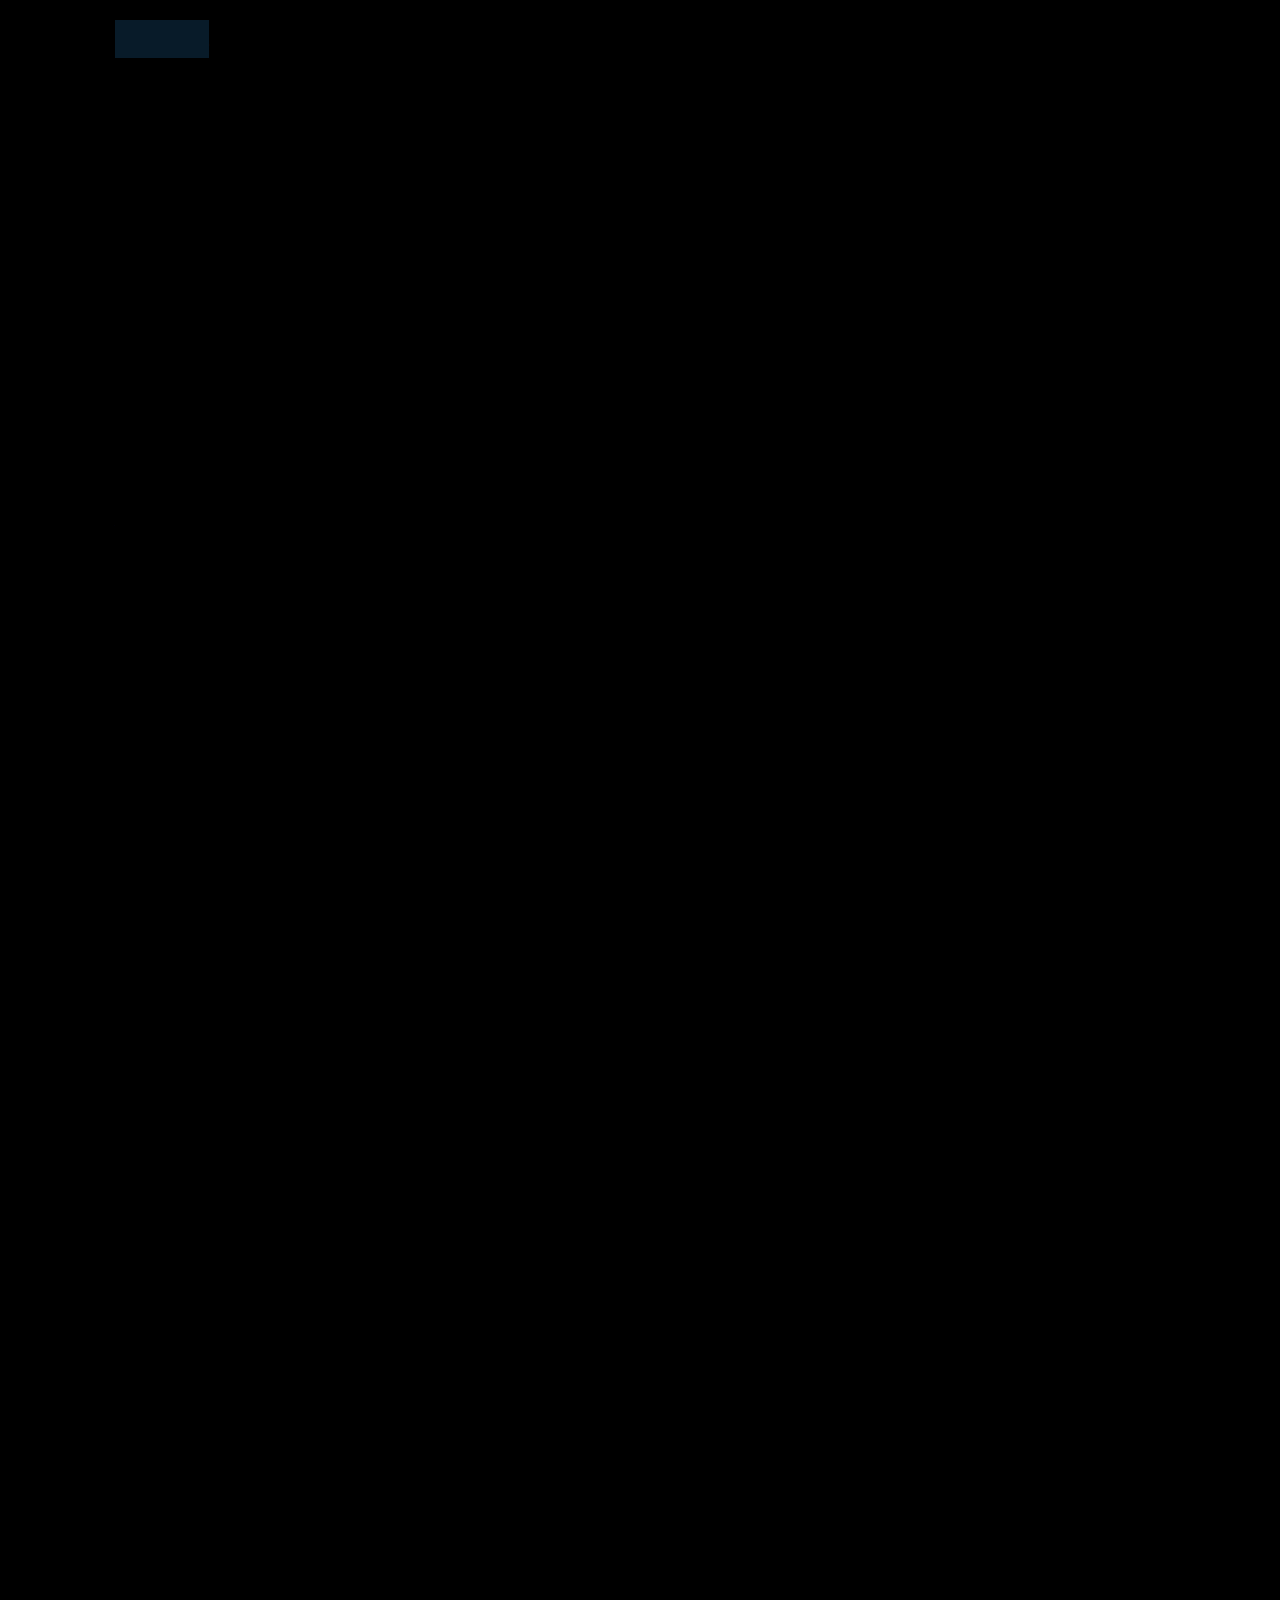
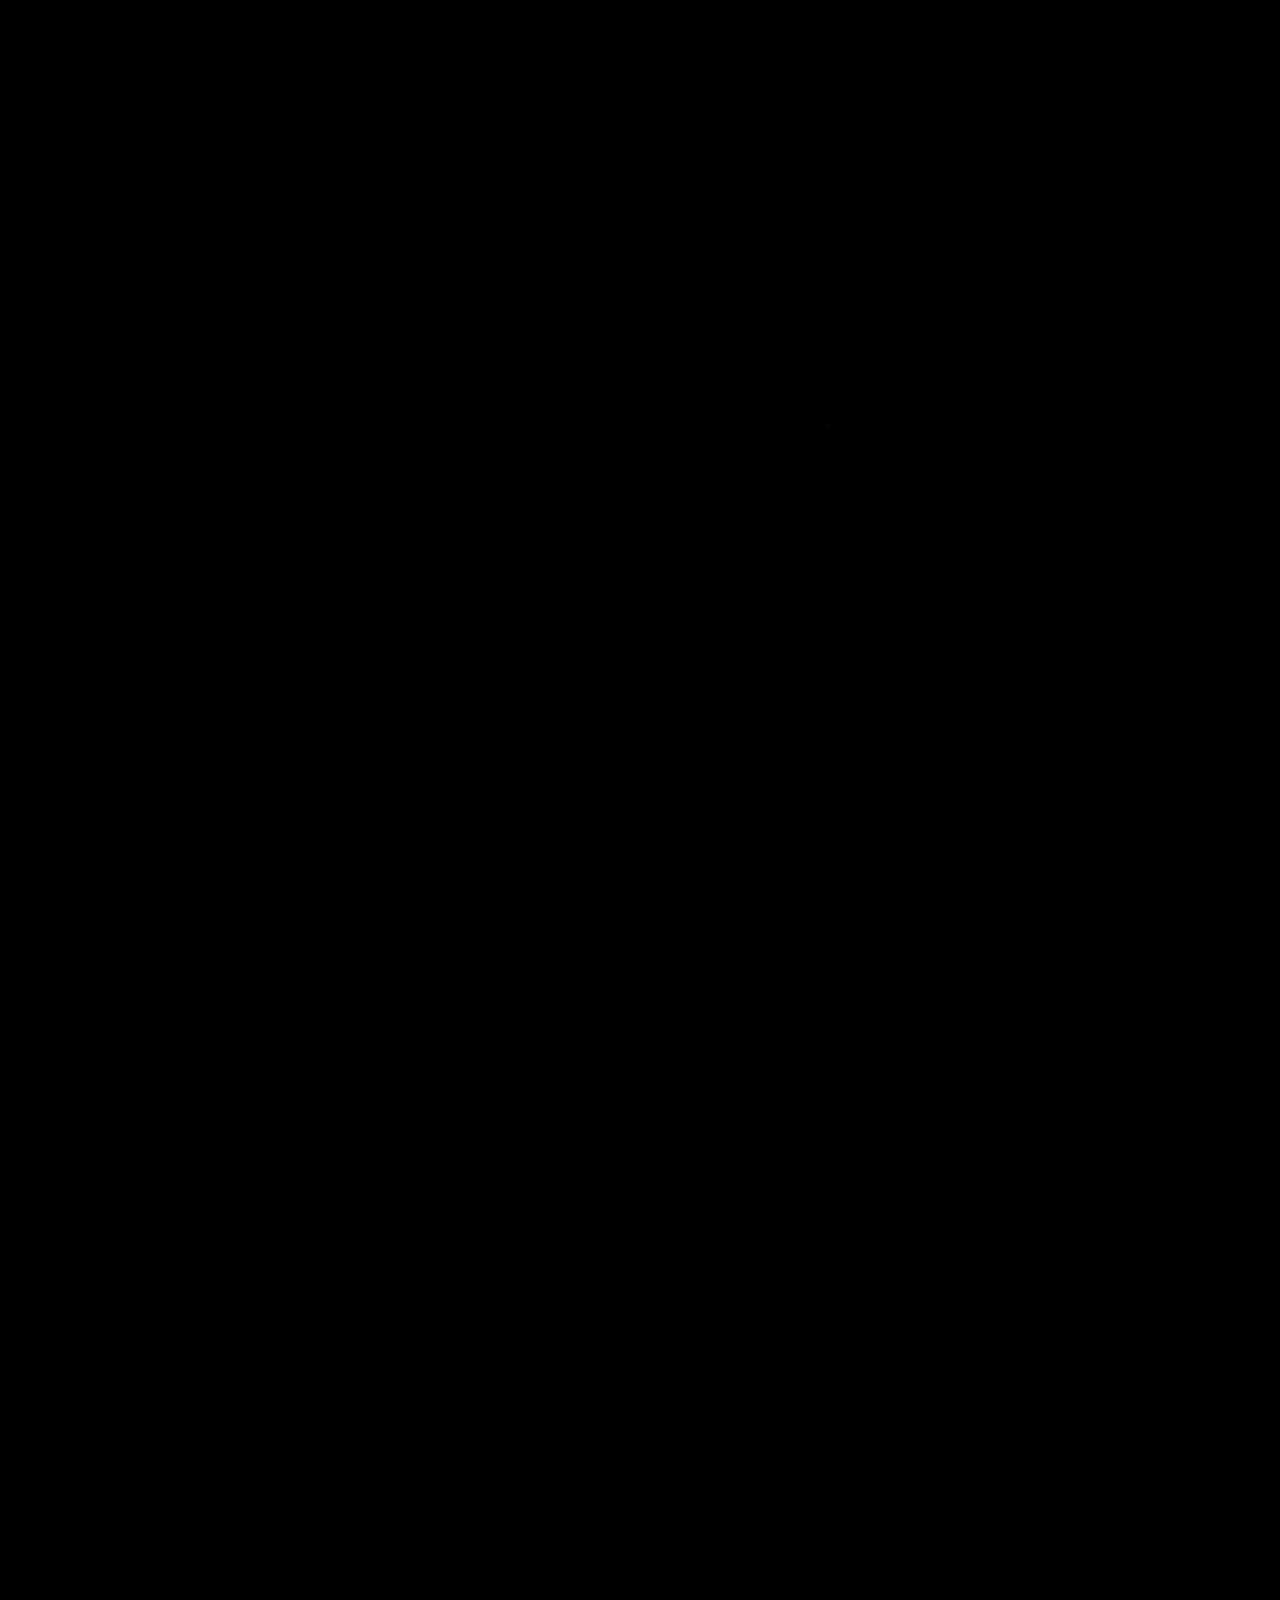
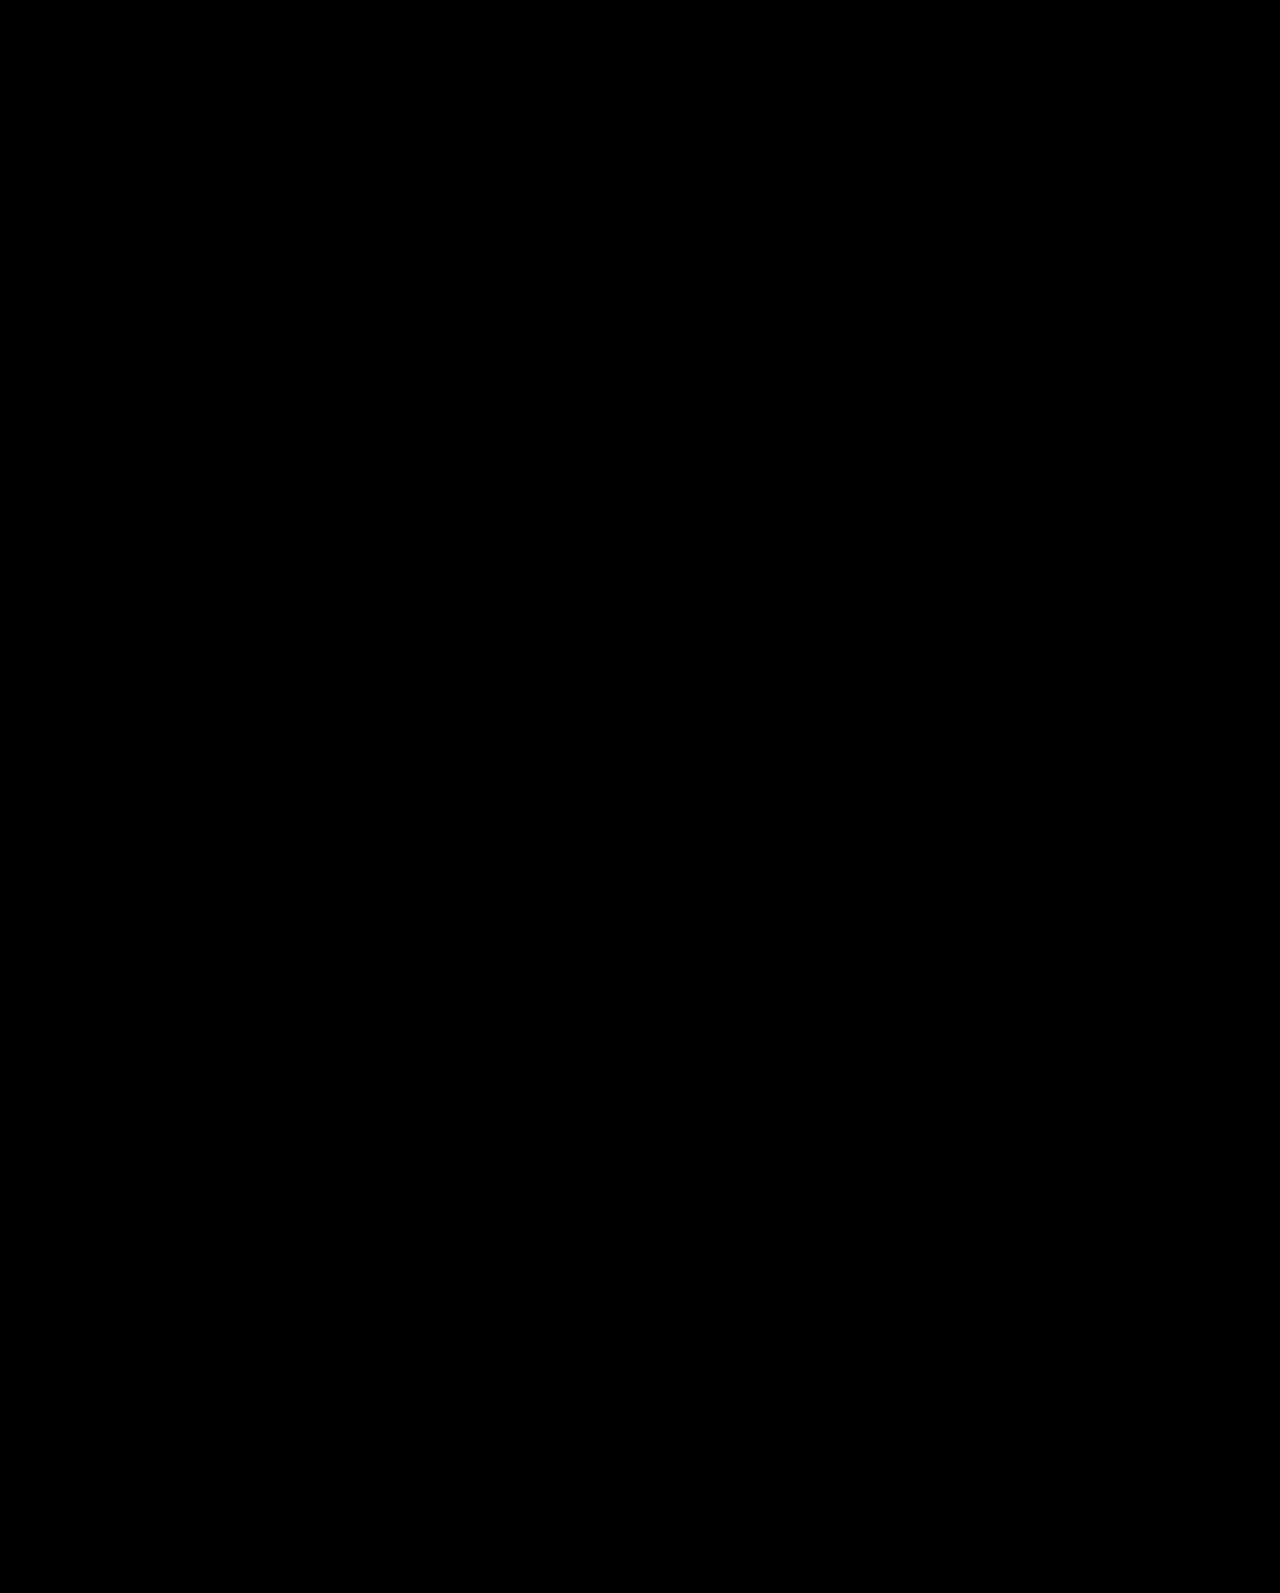
<file: index.html>
<!DOCTYPE html>
<html lang="en">
<head>
    <meta charset="UTF-8">
    <meta http-equiv="X-UA-Compatible" content="IE=edge">
    <meta name="viewport" content="width=device-width, initial-scale=1.0">
    <title>Portfolio</title>

    <link rel="stylesheet" href="style.css">

    <link href='https://unpkg.com/boxicons@2.1.4/css/boxicons.min.css' rel='stylesheet'>

    <script>
        document.addEventListener("DOMContentLoaded", function() {
            function storeCurrentSection(sectionId) {
                localStorage.setItem('lastVisitedSection', sectionId);
            }
            
            const sections = document.querySelectorAll('section');
            const observerOptions = {
                root: null,
                threshold: 0.5
            };
            
            const observerCallback = (entries) => {
                entries.forEach(entry => {
                    if (entry.isIntersecting) {
                        storeCurrentSection(entry.target.id);
                    }
                });
            };
            
            const observer = new IntersectionObserver(observerCallback, observerOptions);
            sections.forEach(section => observer.observe(section));
            
            const lastVisitedSection = localStorage.getItem('lastVisitedSection');
            const logo = document.querySelector('.logo .animate');
            
            if (lastVisitedSection === 'home') {
                logo.style.background = '#000000';
            } else {
                logo.style.background = '#081b29';
            }
        });
    </script>
</head>
<body>
    <header class="header">
        <a href="#about" class="logo">Nurlan.<span class="animate" style="--i:1;"></span></a>

        <div class="bx bx-menu" id="menu-icon"><span class="animate" style="--i:2;"></span></div>

        <nav class="navbar">
            <a href="#home" class="active">Home</a>
            <a href="#about">About</a>
            <a href="#education">Education</a>
            <a href="#skills">Skills</a>
            <a href="#contact">Contact</a>
            <a href="zaloguj.php">Login</a>

            <span class="active-nav"></span>
            <span class="animate" style="--i:2;"></span>
        </nav>
    </header>

    <section class="home show-animate first-section" id="home">
        <div class="home-content">
            <h1>Hi, I'm <span>Nurlan Atamuratov</span><span class="animate" style="--i:2;"></span></h1>
            <div class="text-animate">
                <h3>Frontend Developer</h3>
                <span class="animate" style="--i:3;"></span>
            </div>
            <p>
                Hey, fantastic visitor! 🌟 
                Step into my digital realm, where imagination meets innovation to craft unforgettable online journeys. 
                Together, let's explore the exciting world of creating tailor-made web experiences that stand out from the crowd.
                <span class="animate" style="--i:4;"></span>
            </p>

            <div class="btn-box">
                <a href="#contact" class="btn">Hire me</a>
                <a href="tg://resolve?domain=@NurPacqiao" target="_blank" class="btn">Let's talk</a>
                <span class="animate" style="--i:5;"></span> 
            </div>
        </div>

        <div class="home-sci">
            <a href="tg://resolve?domain=@NurPacqiao" target="_blank"><i class='bx bxl-telegram'></i></a>
            <a href="https://github.com" target="_blank"><i class='bx bxl-github'></i></a>
            <a href="https://www.linkedin.com/feed/" target="_blank"><i class='bx bxl-linkedin' ></i></a>
            <span class="animate" style="--i:6;"></span>
        </div>

        <div class="home-imgHover"></div>
        <span class="animate home-img" style="--i:7;"></span>

    </section>

    <section class="about" id="about">
        <h2 class="heading">About <span>Me</span><span class="animate scroll" style="--i:1;"></span></h2>

        <div class="about-img">
            <img src="about.jpg" alt="Portrait">
            <span class="circle-spin"></span>
            <span class="animate scroll" style="--i:2;"></span>
        </div>

        <div class="about-content">
            <h3>Frontend Developer!<span class="animate scroll" style="--i:3;"></span></h3>
            <p>
                I'm a frontend developer dedicated to crafting captivating online experiences. 
                Proficient in HTML, CSS, and JavaScript, I specialize in transforming ideas into visually stunning websites. 
                Let's collaborate and bring your digital vision to life!
                <span class="animate scroll" style="--i:4;"></span>
            </p>

            <div class="btn-box btns"> 
                <a href="pro.html" target="_blank" class="btn">Projects</a>
                <span class="animate scroll" style="--i:5;"></span>
            </div>
        </div>
    </section>

    <section class="education" id="education">
        <h2 class="heading">My <span>Journey</span><span class="animate scroll" style="--i:1;"></span></h2>

        <div class="education-row">
            <div class="education-column">
                <h3 class="title">Education<span class="animate scroll" style="--i:2;"></span></h3>

                <div class="education-box">
                    <div class="education-content">
                        <div class="content">
                            <div class="year"><i class='bx bxs-calendar'></i> 2015 - 2020</div>
                            <h3>High School Diploma - Bilim-Innovation Lyceum, Shymkent</h3>
                            <p> 
                                During my time at Bilim-Innovation Lyceum in Shymkent, I had the opportunity to delve into a diverse range of subjects while fostering a strong foundation in academics. 
                                From mathematics to literature, the curriculum provided a comprehensive education that not only challenged me intellectually but also encouraged creativity and critical thinking. 
                                Graduating from Bilim-Innovation Lyceum was a milestone in my educational journey, shaping my perspective and preparing me for the exciting opportunities that lay ahead.
                            </p>
                        </div>
                    </div>
                    <div class="education-content">
                        <div class="content">
                            <div class="year"><i class='bx bxs-calendar'></i> April 2023 - July 2023</div>
                            <h3>Additional Courses - CS50 from Harvard University</h3>
                                    <p>During my academic journey, I undertook the renowned CS50 course offered by Harvard University. 
                                    This immersive program provided a comprehensive introduction to computer science fundamentals, 
                                    including programming in languages such as C, Python, and JavaScript, as well as topics like algorithms and data structures. 
                                    Through challenging problem sets and engaging lectures, 
                                    I gained valuable insights and strengthened my problem-solving skills, setting a solid foundation for my career in frontend development.</p>
                        </div>
                    </div>
                    <div class="education-content">
                        <div class="content">
                            <div class="year"><i class='bx bxs-calendar'></i> 2023 - Present</div>
                            <h3>Bachelor of Computer Science - UKEN</h3>
                            <p>
                                In 2023, I transitioned to university to pursue higher education in computer science. 
                                Since then, I've been actively engaged in coursework and hands-on learning, building a solid foundation in various areas of IT, 
                                including programming, web development, and software engineering.
                            </p>
                        </div>
                    </div>

                    <span class="animate scroll" style="--i:3;"></span>
                </div>
            </div>
            <div class="education-column">
                <h3 class="title">Experience<span class="animate scroll" style="--i:5;"></span></h3>

                <div class="education-box">
                    <div class="education-content">
                        <div class="content">
                            <div class="year"><i class='bx bxs-calendar'></i> 2023 - Present</div>
                            <h3>Aspiring Frontend Developer</h3>
                            <p>
                                Over the past year, I've been immersed in the exciting world of frontend development, fueled by my passion for creating engaging user experiences on the web. 
                                While I may not have professional experience yet, I've dedicated myself to learning and honing my skills through various avenues.
                            </p>
                        </div>
                    </div>
                    <div class="education-content">
                        <div class="content">
                            <div class="year"><i class='bx bxs-calendar'></i> 2023 - Present</div>
                                <h3> Highlights </h3>
                                        <ul style="font-size: 1.5rem; list-style-type: none;">
                                            <li>Completed the prestigious CS50 course offered by Harvard University, gaining a solid foundation in computer science fundamentals.</li>
                                            <li>Currently pursuing a Bachelor's degree in Computer Science, with a focus on frontend technologies, at UKEN.</li>
                                            <li>Engaged in self-directed learning and hands-on projects to deepen my understanding of HTML, CSS, JavaScript, and frontend frameworks.</li>
                                            <li>Developed several personal projects, experimenting with design and functionality, and continuously seeking feedback to improve my skills.</li>
                                        </ul>
                        </div>
                    </div>
                    <div class="education-content">
                        <div class="content">
                            <div class="year"><i class='bx bxs-calendar'></i> 2023 - Present</div>
                            <h3>Highlights include</h3>
                            <p>
                                Although my journey is just beginning, 
                                I'm enthusiastic about the opportunities ahead and committed to growing as a frontend developer. 
                                I'm eager to contribute my creativity, enthusiasm,
                                and growing expertise to collaborative projects and make a positive impact in the world of web development.
                            </p>
                        </div>
                    </div>
                    
                    <span class="animate scroll" style="--i:6;"></span>
                </div>
            </div>
        </div>
    </section>


    <section class="skills" id="skills">
        <h2 class="heading">My <span>Skills<span class="animate scroll" style="--i:1 ;"></span></span></h2>

        <div class="skills-row">
            <div class="skills-column">
                <h3 class="title">Coding Skills<span class="animate scroll" style="--i:2 ;"></span></h3>

                <div class="skills-box">
                     <div class="skills-content">
                        <div class="progress">
                            <h3>HTML <span>90%</span></h3> 
                            <div class="bar"><span></span></div>
                        </div>

                        <div class="progress">
                            <h3>CSS <span>80%</span></h3> 
                            <div class="bar"><span></span></div>
                        </div>

                        <div class="progress">
                            <h3>JavaScript <span>65%</span></h3> 
                            <div class="bar"><span></span></div>
                        </div>

                        <div class="progress">
                            <h3>Python <span>75%</span></h3> 
                            <div class="bar"><span></span></div>
                        </div>
                     </div>
                     <span class="animate scroll" style="--i:3 ;"></span>
                </div>
            </div>


            <div class="skills-column">
                <h3 class="title">Professional Skills<span class="animate scroll" style="--i:5 ;"></span></h3>

                <div class="skills-box">
                     <div class="skills-content">
                        <div class="progress">
                            <h3>Web Design <span>95%</span></h3> 
                            <div class="bar"><span></span></div>
                        </div>

                        <div class="progress">
                            <h3>Web Development <span>67%</span></h3> 
                            <div class="bar"><span></span></div>
                        </div>

                        <div class="progress">
                            <h3>Graphic Design <span>85%</span></h3> 
                            <div class="bar"><span></span></div>
                        </div>

                        <div class="progress">
                            <h3>SEO Marketing <span>60%</span></h3> 
                            <div class="bar"><span></span></div>
                        </div>
                     </div>
                     <span class="animate scroll" style="--i:6 ;"></span>
                </div>
            </div>
        </div>
    </section>






    <section class="contact" id="contact">
         <h2 class="heading">Contact <span>Me!</span><span class="animate scroll" style="--i:1 ;"></span></h2>

          <form action="send_email.php" method="post">
            <div class="input-box">
                <div class="input-field">
                     <input type="text" name="name" placeholder="Full Name" required>
                      <span class="focus"></span>
                </div>

                <div class="input-field">
                    <input type="text" name="email" placeholder="Email Address" required>
                     <span class="focus"></span> 
               </div>
               
               <span class="animate scroll" style="--i:3 ;"></span>
            </div>

            <div class="input-box">
                <div class="input-field">
                     <input type="number" name="phone" placeholder="Mobile Number" required>
                      <span class="focus"></span>
                </div>

                <div class="input-field">
                    <input type="text" name="subject" placeholder="Email Subject" required>
                     <span class="focus"></span> 
               </div>

               <span class="animate scroll" style="--i:5 ;"></span>
            </div>

            <div class="textarea-field">
                 <textarea name="message" id="message" cols="30" rows="10" placeholder="Your Message" required></textarea>
                 <span class="focus"></span>

                 <span class="animate scroll" style="--i:7 ;"></span>
            </div>

            <div class="btn-box btns">
                <button type="submit" class="btn">Submit</button>

                <span class="animate scroll" style="--i:9 ;"></span>
            </div>
          </form>
    </section>


    <footer class="footer">
        <div class="footer-text">
            <p>Copyright &copy; 2025 by Nurlan | All Rights Reserved.</p>

            <span class="animate scroll" style="--i:1 ;"></span>
        </div>

        <div class="footer-iconTop">
            <a href="#"><i class='bx bx-up-arrow-alt'></i></a>

            <span class="animate scroll" style="--i:3 ;"></span>
        </div>
    </footer>
    
    <script src="script.js"></script>
</body>
</html>
</file>
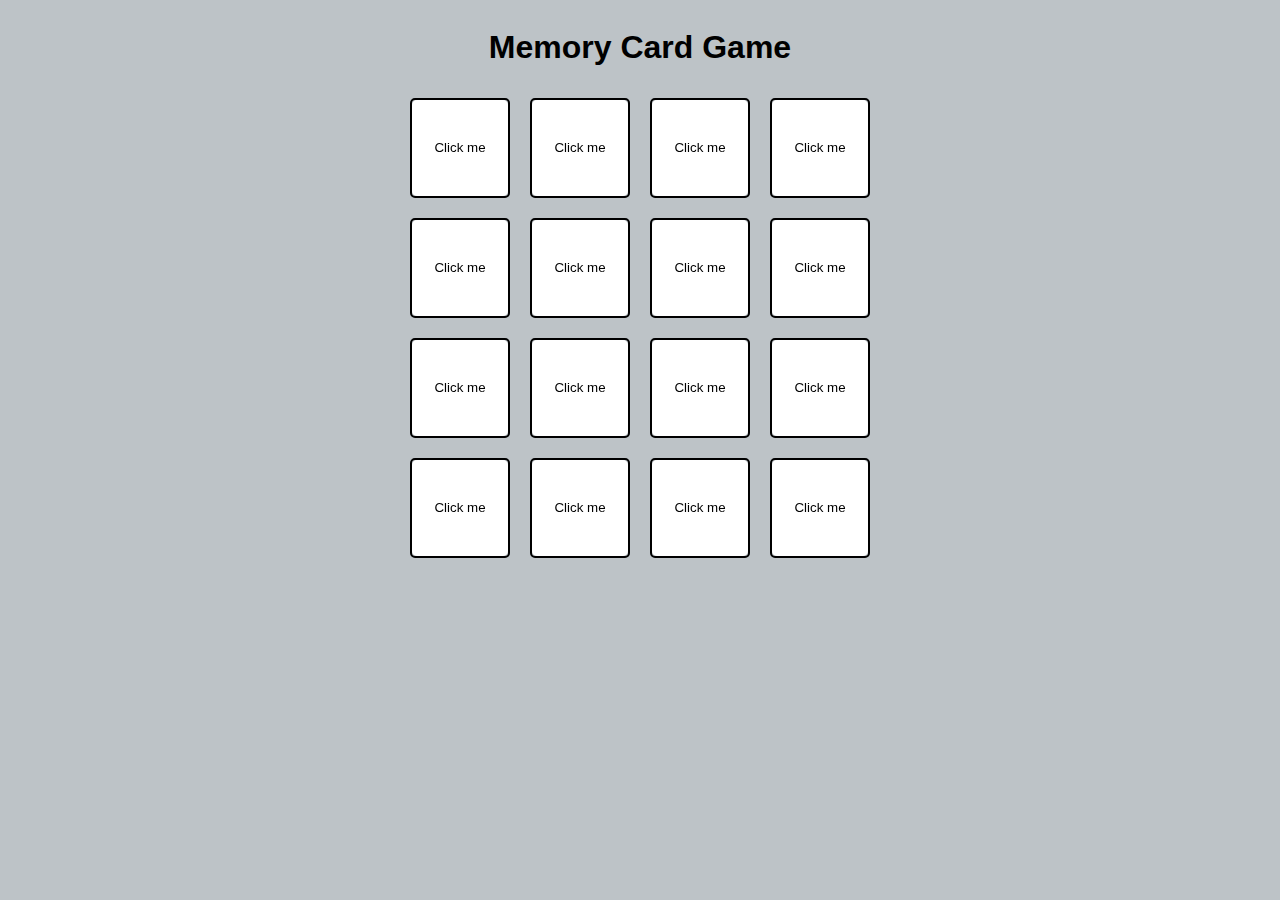
<file: memory.html>
<!DOCTYPE html>
<html lang="en">
<head>
    <meta charset="UTF-8">
    <meta name="viewport" content="width=device-width, initial-scale=1.0">
    <title>Memory Card Game</title>

    <link rel="stylesheet" href="mem_style.css">
    <link rel="stylesheet" href="https://cdnjs.cloudflare.com/ajax/libs/font-awesome/5.15.4/css/all.min.css">
</head>
<body>
    <h1>Memory Card Game</h1>
    <div class="container" id="container"></div>

    <script src="mem_script.js"></script>
</body>
</html>
</file>
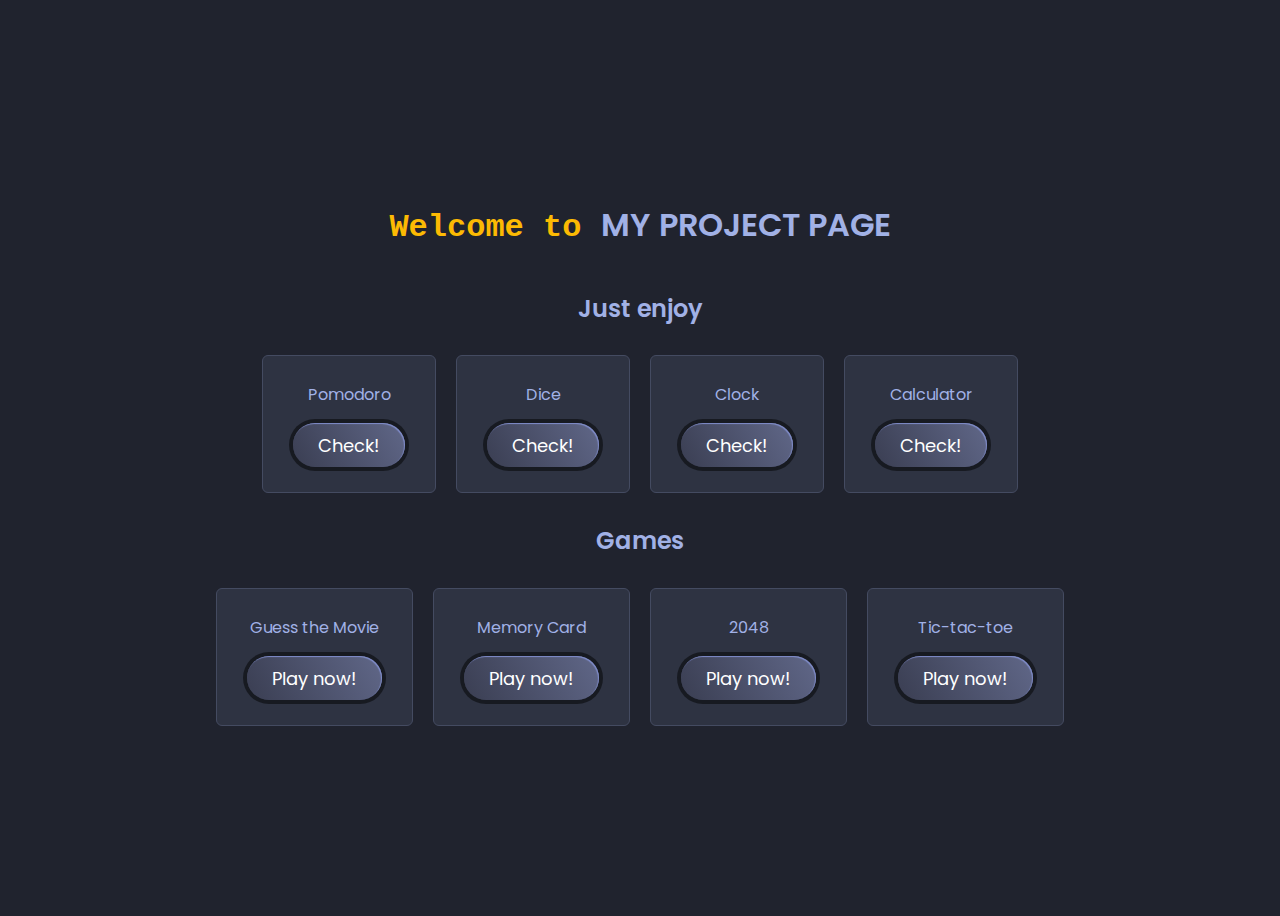
<file: pro.html>
<!DOCTYPE html>
<html lang="en">
<head>
    <meta charset="UTF-8">
    <meta name="viewport" content="width=device-width, initial-scale=1.0">
    <title>Projects</title>

    <link rel="stylesheet" href="prostyle.css">
</head>
<body>
    <div class="container" id="container">
        <div class="row">
          <h1><span> Welcome to </span> MY PROJECT PAGE </h1>
        </div>
      
        <div class="row">
          <h2>Just enjoy</h2>
        </div>
      
        <div class="row">
          <div class="box">
            <p>Pomodoro</p>
            <button href="#" class="top-to-bottom">Check!</button>
          </div>
      
          <div class="box">
            <p>Dice</p>
            <a href="#" target="_blank" style="text-decoration: none;"><button href="#" class="left-to-right">Check!</button></a>
          </div>
      
          <div class="box">
            <p>Clock</p>
            <a href="" target="_blank" style="text-decoration: none;"><button href="#" class="center-out-y">Check!</button></a>
          </div>
      
          <div class="box">
            <p>Calculator</p>
            <a href="#" target="_blank" style="text-decoration: none;"><button href="#" class="center-out-y">Check!</button></a>
          </div>
        </div>
      
        <div class="row">
          <h2>Games</h2>
        </div>
      
        <div class="row">
          <div class="box">
            <p>Guess the Movie</p>
            <a href="guess.html" target="_blank" style="text-decoration: none;"><button href="guess.html" class="top-to-bottom dramatic">Play now!</button></a>
          </div>
      
          <div class="box">
            <p>Memory Card</p>
            <a href="memory.html" target="_blank" style="text-decoration: none;"><button href="#" class="left-to-right dramatic">Play now!</button></a>
          </div>
      
          <div class="box">
            <p>2048</p>
            <a href="#" target="_blank" style="text-decoration: none;"><button href="#" class="center-out-y dramatic">Play now!</button></a>
          </div>
      
          <div class="box">
            <p>Tic-tac-toe</p>
            <a href="xo.html" target="_blank" style="text-decoration: none;"><button href="#" class="center-out-x dramatic">Play now!</button></a>
          </div>
        </div>
      </div>

      <script src="proscript.js"></script>
</body>
</html>
</file>
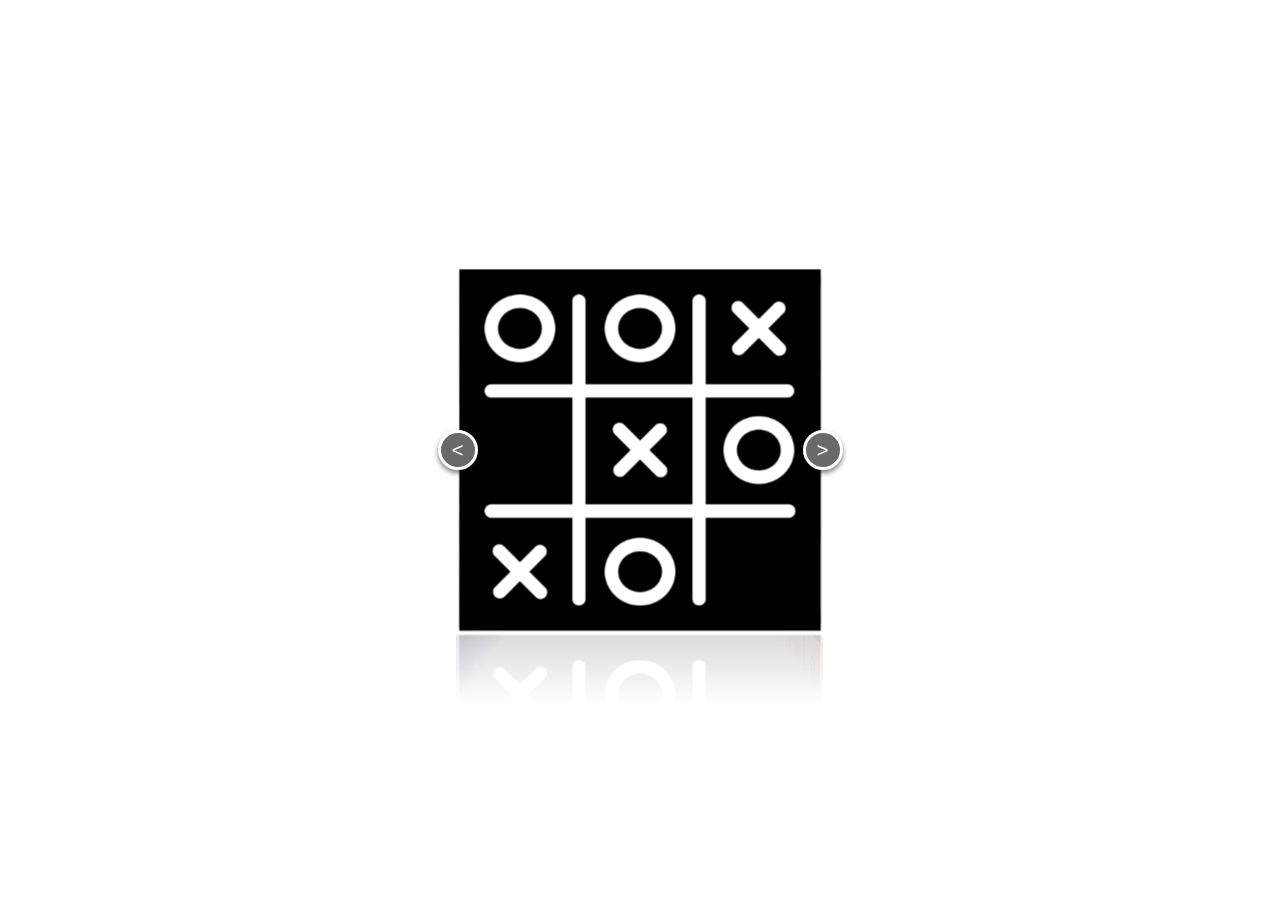
<file: slide.html>
<!DOCTYPE html>
<html lang="en">
<head>
    <meta charset="UTF-8">
    <meta name="viewport" content="width=device-width, initial-scale=1.0">

    <link rel="stylesheet" href="slide.css">
    <title>Document</title>
</head>
<body>
    <div class="container">
        <div class="image-cube">
        <div class="front"></div>
        <div class="right"></div>
        <div class="back"></div>
        <div class="left"></div>
        </div>
        <div class="btns">
        <button id="prev"><</button>
        <button id="next">></button>
        </div>
    </div>
  
    <script src="slide.js"></script>
</body>
</html>
</file>
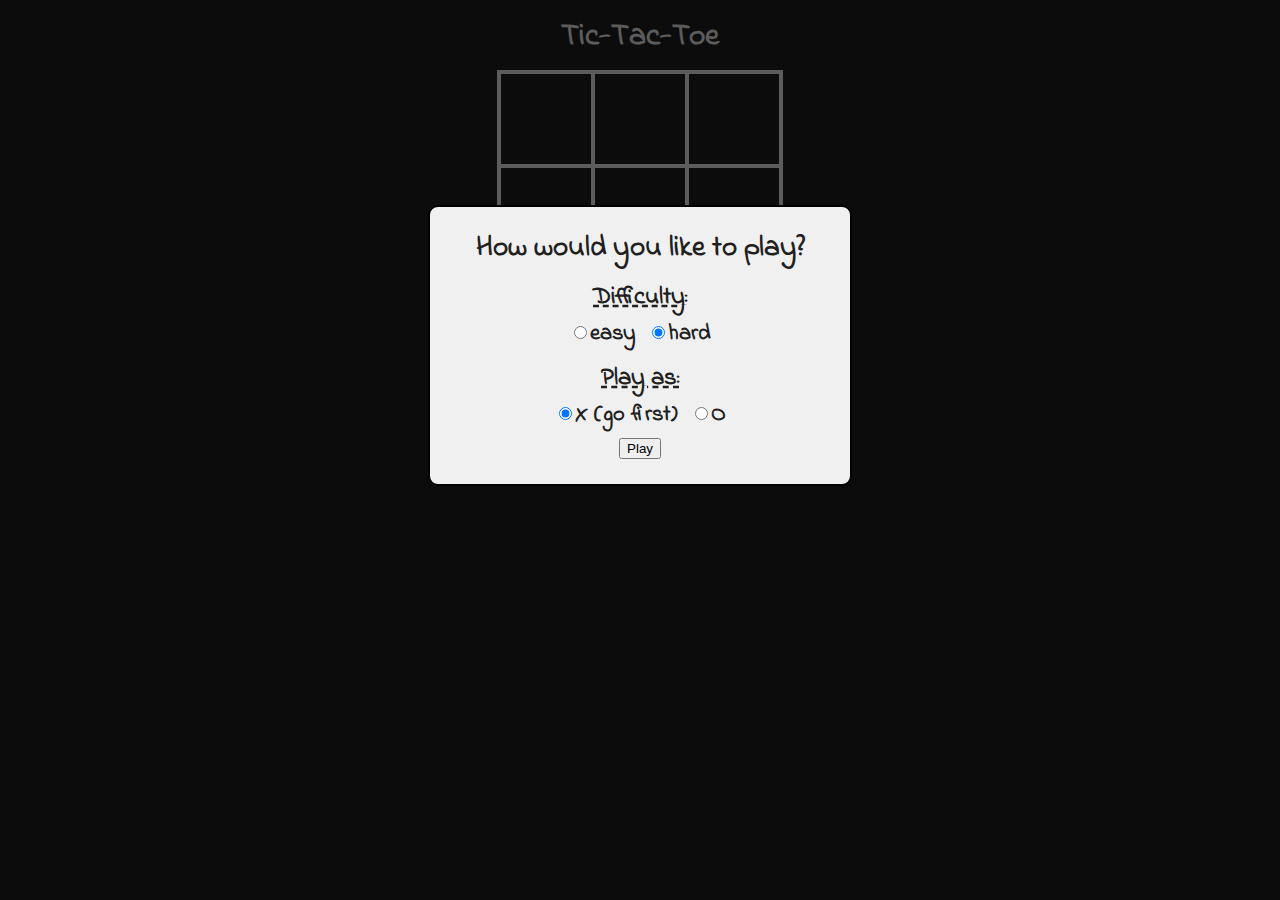
<file: xo.html>
<!DOCTYPE html>
<html lang="en">
  <head>
    <meta charset="utf-8">
    <meta name="viewport" content="width=device-width, initial-scale=1.0">
    <title>Tic-tac-toe</title>
    <link href="https://fonts.googleapis.com/css?family=Indie+Flower" rel="stylesheet">

    <link rel="stylesheet" href="xo.css">
  </head>
  <body onload="initialize()">
    <h1>Tic-Tac-Toe</h1>
    <table id="table_game">
      <tr><td class="td_game"><div id="cell0" onclick="cellClicked(this.id)" class="fixed"></div></td><td class="td_game"><div id="cell1" onclick="cellClicked(this.id)" class="fixed"></div></td><td class="td_game"><div id="cell2" onclick="cellClicked(this.id)" class="fixed"></div></td></tr>
      <tr><td class="td_game"><div id="cell3" onclick="cellClicked(this.id)" class="fixed"></div></td><td class="td_game"><div id="cell4" onclick="cellClicked(this.id)" class="fixed"></div></td><td class="td_game"><div id="cell5" onclick="cellClicked(this.id)" class="fixed"></div></td></tr>
      <tr><td class="td_game"><div id="cell6" onclick="cellClicked(this.id)" class="fixed"></div></td><td class="td_game"><div id="cell7" onclick="cellClicked(this.id)" class="fixed"></div></td><td class="td_game"><div id="cell8" onclick="cellClicked(this.id)" class="fixed"></div></td></tr>
    </table>
    <div id="restart" title="Start new game" onclick="restartGame(true)"><span style="vertical-align:top;position:relative;top:-10px">#</span></div>
    <table>
      <tr><th class="th_list">Computer</th><th class="th_list" style="padding-right:10px;padding-left:10px">Draws</th><th class="th_list">Player</th></tr>
      <tr><td class="td_list" id="computer_score">0</td><td class="td_list" style="padding-right:10px;padding-left:10px" id="tie_score">0</td><td class="td_list" id="player_score">0</td></tr>
    </table>
    <!-- The modal dialog for announcing the winner -->
    <div id="winAnnounce" class="modal">
      <!-- Modal content -->
      <div class="modal-content">
        <span class="close" onclick="closeModal('winAnnounce')">&times;</span>
        <p id="winText"></p>
      </div>
    </div>
    <!-- The dialog for getting feedback from the user -->
    <div id="userFeedback" class="modal">
      <!-- Modal content -->
      <div class="modal-content">
        <p id="questionText"></p>
        <p><button id="yesBtn">Yes</button>&nbsp;<button id="noBtn">No</button></p>
      </div>
    </div>
    <!-- The options dialog -->
    <div id="optionsDlg" class="modal">
      <!-- Modal content -->
      <div class="modal-content">
        <h2>How would you like to play?</h2>
          <h3>Difficulty:</h3>
          <label><input type="radio" name="difficulty" id="r0" value="0">easy&nbsp;</label>
          <label><input type="radio" name="difficulty" id="r1" value="1" checked>hard</label><br>
          <h3>Play as:</h3>
          <label><input type="radio" name="player" id="rx" value="x" checked>X (go first)&nbsp;</label>
          <label><input type="radio" name="player" id="ro" value="o">O<br></label>
          <p><button id="okBtn" onclick="getOptions()">Play</button></p>
      </div>
    </div>
  </body>
</html>

<script src="xo.js"></script>
</body>
</html>
</file>
<file: style.css>
@import url('https://fonts.googleapis.com/css2?family=Poppins:wght@300;400;500;600;700;800;900&display=swap');

*
{
    margin: 0;
    padding: 0;
    box-sizing: border-box;
    text-decoration: none;
    border: none;
    outline: none;
    scroll-behavior: smooth;
    font-family: 'Poppins', sans-serif;
}

:root
{
    --bg-color: #081b29;
    --second-bg-color: #112e42;
    --text-color: #ededed;
    --main-color: #00abf0;
    --bc-color: #000000;
}

html
{
    font-size: 62.5%;
    overflow-x: hidden;
}

body
{
    background: var(--bc-color);
    color: var(--text-color);
}

.header
{
    position: fixed;
    top: 0;
    left: 0;
    width: 100%;
    padding: 2rem 9%;
    background: var(--bc-color);
    display: flex;
    justify-content: space-between;
    align-items:  center;
    z-index: 50;
    transition: .2s;
}


.header.sticky{
  background: var(--bc-color);
  z-index: 1000;
}


.logo
{
  position: relative;
  font-size: 2.5rem;
  color: var(--text-color);
  font-weight: 600;
}

.navbar{
  position: relative;
}

 .navbar a{
    font-size: 1.7rem;
    color: var(--text-color);
    font-weight: 500;
    margin-left: 3.5rem;
    transition: .2s;
 }

 .navbar a:hover{
   color: var(--main-color);
 }


 .navbar a.active
 {
    color: var(--main-color);
 }

 #menu-icon{
    position: relative;
    font-size: 3.6rem;
    color: var(--text-color);
    cursor: pointer;
    display: none;

 }

 section{
    min-height: 100vh;
    padding: 10rem 9% 2rem;
 }

 .home{
    display: flex;
    align-items: center;
    padding: 0 9%;
    background: url(home3.jpg) no-repeat;
    background-size: cover;
    background-position: center;
 }

 .home-content{
    max-width: 60rem;
 }

 .home-content h1{
    position: relative;
    display: inline-block;
    font-size: 5.6rem;
    font-weight: 700;
    line-height: 1.3;
 }

 .home-content h1 span{
  color: var(--text-color);
 }

 .home-content .text-animate{
    position: relative;
    width: 32.8rem;
 }

 .home-content .text-animate h3{
    font-size: 3.2rem;
    font-weight: 700;
    color: transparent;
    -webkit-text-stroke: .7px var(--main-color);
    background-image: linear-gradient(var(--main-color), var(--main-color));
    background-repeat: no-repeat;
    background-clip: text;
    -webkit-background-clip: text;
    background-position: 0 0;
    animation: homeBgText 6s linear infinite;
    animation-delay: 1.5s;
 }


 .home-content p{
    position: relative;
    font-size: 1.6rem;
    margin: 2rem 0 4rem;
 }

 .btn-box{
    position: relative;
    display: flex;
    justify-content: space-between;
    width: 34.5rem;
    height: 5rem;
 }


 .btn-box-form{
  position: relative;
  display: flex;
  justify-content: space-between;
  width: 34.5rem;
  height: 5rem;
}



 .btn-box .btn{
    position: relative;
    display: inline-flex;
    justify-content: center;
    align-items: center;
    width: 15rem;
    height: 100%;
    background: var(--main-color); 
    border: .2rem solid var(--main-color);
    border-radius: .8rem;
    font-size: 1.8rem;
    font-weight: 600;
    letter-spacing: .1rem;
    color: var(--bg-color);
    z-index: 1;
    overflow: hidden;
    transition: .3s;
 }

 .btn-box-form .btn-form{
  position: relative;
  display: inline-flex;
  justify-content: center;
  align-items: center;
  width: 15rem;
  height: 100%;
  background: var(--main-color); 
  border: .2rem solid var(--main-color);
  border-radius: .8rem;
  font-size: 1.8rem;
  font-weight: 600;
  letter-spacing: .1rem;
  color: var(--bg-color);
  z-index: 1;
  overflow: hidden;
  transition: .3s;
}

 .btn-box .btn:hover{
   color: var(--main-color);
 }

 .btn-box-form .btn-form:hover{
  color: var(--main-color);
}

 .btn-box .btn:nth-child(2){
   background: transparent;
   color: var(--main-color);
 }

 .btn-box-form .btn-form:nth-child(2){
  background: transparent;
  color: var(--main-color);
}


 .btn-box .btn:nth-child(2):hover{
   color: var(--bg-color);
 }

 .btn-box-form .btn-form:nth-child(2):hover{
  color: var(--bg-color);
}

 .btn-box .btn:nth-child(2)::before{
   background: var(--main-color);
 }

 .btn-box-form .btn-form:nth-child(2)::before{
  background: var(--main-color);
}

 .btn-box .btn::before{
   content: '';
   position: absolute;
   top: 0;
   left: 0;
   width: 0;
   height: 100%;
   background: var(--bc-color);
   z-index: -1;
   transition: .3s ;
 }

 .btn-box-form .btn-form::before{
  content: '';
  position: absolute;
  top: 0;
  left: 0;
  width: 0;
  height: 100%;
  background: var(--bc-color);
  z-index: -1;
  transition: .3s ;
}

 .btn-box .btn:hover::before{
   width: 100%;
 }

 .btn-box-form .btn-form:hover::before{
  width: 100%;
}

 .home-sci{
   position: absolute;
   bottom: 4rem;
   width: 170px;
   display: flex;
   justify-content: space-between;
 }
 

 .home-sci a{
   position: relative;
   display: inline-flex;
   justify-content: center;
   align-items: center;
   width: 40px;
   height: 40px;
   background: transparent;
   border: .2rem solid var(--main-color);
   border-radius: 50%;
   font-size: 20px;
   color: var(--main-color);
   z-index: 1;
   overflow: hidden;
   transition: .3s;
 }

 .home-sci a:hover{
   color: var(--bg-color);
 }

 .home-sci a::before{
   content: '';
   position: absolute;
   top: 0;
   left: 0;
   width: 0;
   height: 100%;
   background:var(--bc-color);
   z-index: -1;
   transition: .3s;
 }


 .home-sci a:hover::before{
   width: 100%;
 }


 .home-imgHover{
   position: absolute;
   top: 20%;
   right: 0;
   width: 45%;
   height: 67%;
   background: transparent;
   transition: 1s;
 }


/* .home-imgHover:hover{
   background: var(--bc-color);
   opacity: .4;
 }
*/
 .about{
   display: flex;
   justify-content: center;
   align-items: center;
   flex-direction: column;
   gap: 2rem;
   background: var(--bc-color);
   padding-bottom: 6rem;
 }


 .heading{
   position: relative;
   font-size: 5rem;
   margin-bottom: 3rem;
   text-align: center;
 }


span{
   color: var(--main-color);
}


 .about-img{
   position:  relative;
   width: 25rem;
   height: 25rem;
   border-radius: 50%;
   display: flex;
   justify-content: center;
   align-items: center;
 }


 .about-img img{
   width: 90%;
   border-radius: 90%;
   border: .2rem solid var(--main-color);
  }

  .about-img .circle-spin{
    position: absolute;
    top: 50%;
    left: 50%;
    transform: translate(-50%,-50%) rotate(0);
    width: 100%;
    height: 100%;
    border-radius: 50%;
    border-top: .2rem solid var(--second-bg-color);
    border-bottom: .2rem solid var(--second-bg-color);
    border-right: .2rem solid var(--main-color);
    border-left: .2rem solid var(--main-color);
    animation: aboutSpinner 8s linear infinite;
  }


  .about-content{
    text-align: center;
  }

  .about-content h3{
    position: relative;
    display: inline-block;
    font-size: 2.6rem;
  }

  .about-content p{
    position: relative;
    font-size: 1.6rem;
    margin: 2rem 0 3rem;
  }


  .btn-box.btns{
    display: inline-block;
    width: 15rem;
  }

  .btn-box-form.btns{
    display: inline-block;
    width: 15rem;
  }

  .btn-box.btns a::before{
     background: var(--bc-color);
  }

  .btn-box-form.btns a::before{
    background: var(--second-bg-color);
 }

  .education{
    display: flex;
    justify-content: center;
    align-items: center;
    flex-direction: column;
    min-height: auto;
    padding-bottom: 5rem;
    background: var(--bc-color);
  }

  .education .education-row{
     display: flex;
     flex-wrap: wrap;
     gap: 5rem;
  }

   .education-row .education-column{
    flex: 1 1 40rem;
   }

   .education-column .title{
    position: relative;
    display: inline-block;
    font-size: 2.5rem;
    margin: 0 0 1.5rem 2rem;
   }

   .education-column .education-box{
    position: relative;
    border-left: .2rem solid var(--main-color);
   }

   .education-box .education-content{
    position: relative;
    padding-left: 2rem;
   }


   .education-box .education-content::before{
    content:  '';
     position: absolute;
     top: 0;
     left: -1.1rem;
     width: 2rem;
     height: 2rem;
     background: var(--main-color);
     border-radius: 50% ;
   }

   .education-content .content{
    position: relative;
    padding: 1.5rem;
    border: .2rem solid var(--main-color);
    border-radius: .6rem;
    margin-bottom: 2rem;
    overflow: hidden;
   }


   .education-content .content::before{
    content: '';
    position: absolute;
    top: 0;
    left: 0;
    width: 0;
    height: 100%;
    background: var(--second-bg-color);
    z-index: -1;
    transition: .3s;
   }

   .education-content .content:hover::before{
    width: 100%;
    
   }


   .education-content .content .year{
    font-size: 1.5rem;
    color: var(--main-color);
    padding-bottom: .5rem ;
   }


   .education-content .content .year i{
    padding-right: .5rem;
   }

   .education-content .content h3{
     font-size: 2rem;
   }

   .education-content .content p{
    font-size: 1.6rem;
    padding-top: .5rem;
   }

   .skills{
    min-height: auto;
    padding-bottom: 7rem;
    background: var(--bc-color);
   }

   .skills h2{
    display: inline-block;
    left: 50%;
    transform: translateX(-50%);
   }

   .skills .skills-row{
     display: flex;
     flex-wrap: wrap;
     gap: 5rem;
   }

   .skills-row .skills-column{
    flex: 1 1 40rem;
  }

  .skills-column .title{
    position: relative;
    display: inline-block;
    font-size: 2.5rem;
    margin: 0 0 1.5rem;
  }

  .skills-column .skills-box{
    position: relative;
  }


  .skills-box .skills-content{
    position: relative;
    border: .2rem solid var(--main-color);
    border-radius: .6rem;
    padding: .5rem 1.5rem;
    z-index: 1;
    overflow: hidden;
  }


  .skills-box .skills-content::before{
    content: '';
    position: absolute;
    top: 0;
    left: 0;
    width: 0;
    height: 100%;
    background: var(--bg-color);
    z-index: -1;
    transition: .3s ;
  }


  .skills-box .skills-content:hover::before{
    width: 100%; 
  }


  .skills-content .progress{
    padding: 1rem 0;
  }


  .skills-content .progress h3{
    font-size: 1.7rem;
    display: flex;
    justify-content: space-between;
  }


  .skills-content .progress h3 span{
    color: var(--text-color);
  }


  .skills-content .progress .bar{
    height: 2.5rem;
    border-radius: .6rem;
    border: .2rem solid var(--main-color);
    padding: .5rem;
    margin: 1rem 0;
  }


  .skills-content .progress .bar span{
    display: block;
    height: 100%;
    border-radius: .3rem;
    background: var(--main-color);
  }


  .skills-column:nth-child(1) .skills-content .progress:nth-child(1) .bar span{
    width: 90%;
  }


  .skills-column:nth-child(1) .skills-content .progress:nth-child(2) .bar span{
    width: 80%;
  }


  .skills-column:nth-child(1) .skills-content .progress:nth-child(3) .bar span{
    width: 65%;
  }


  .skills-column:nth-child(1) .skills-content .progress:nth-child(4) .bar span{
    width: 75%;
  }


  .skills-column:nth-child(2) .skills-content .progress:nth-child(1) .bar span{
    width: 95%;
  }

  .skills-column:nth-child(2) .skills-content .progress:nth-child(2) .bar span{
    width: 67%;
  }


  .skills-column:nth-child(2) .skills-content .progress:nth-child(3) .bar span{
    width: 85%;
  }


  .skills-column:nth-child(2) .skills-content .progress:nth-child(4) .bar span{
    width: 60%;
  }


.contact{
  min-height: auto;
  padding-bottom: 7rem;
  background:var(--bc-color);
}

.contact h2{
  display: inline-block;
  left: 50%;
  transform: translateX(-50%);
}


.contact form{
  max-width: 70rem;
  margin: 0 auto;
  text-align: center;
}


.contact form .input-box{
  position: relative;
  display: flex;
  justify-content: space-between;
  flex-wrap: wrap;
}



.contact form .input-box .input-field{
  position: relative;
  width: 49%;
  margin: .8rem 0;
}

.contact form .input-box-form .input-field-form{
  position: relative;
  width: 85%;
  display: block;
  margin: .8rem 0;
  margin-top: 15px;
  margin-bottom: 15px;
}

.error{
  background: #f2dede;
  color: #a94442;
  padding: 10px;
  width: 95%;
  border-radius: 5px;
}


.contact form .input-box .input-field input,
.contact form .textarea-field textarea{
  width: 100%;
  height: 100%;
  padding: 1.5rem;
  font-size: 1.7rem;
  color: var(--text-color);
  background: transparent;
  border-radius: .6rem;
  border: .2rem solid var(--main-color);
}

.contact form .input-box-form .input-field-form input{
  width: 100%;
  height: 100%;
  padding: 1.5rem;
  font-size: 1.7rem;
  color: var(--text-color);
  background: transparent;
  border-radius: .6rem;
  border: .2rem solid var(--main-color);
}


.contact form .input-box .input-field input::placeholder,
.contact form .textarea-field textarea::placeholder{
  color: var(--text-color);
}


.contact form .focus{
  position: absolute;
  top: 0;
  left: 0;
  width: 0;
  height: 100%;
  background: var(--second-bg-color);
  border-radius: .6rem;
  z-index: -1;
  transition: .3s;
}


.contact form .input-box .input-field input:focus~.focus,
.contact form .input-box .input-field input:valid~.focus,
.contact form .textarea-field textarea:focus~.focus,
.contact form .textarea-field textarea:valid~.focus{
  width: 100%;
}


.contact form .textarea-field{
  position: relative;
  margin: .8rem 0 2.7rem;
  display: flex;
}


.contact form .textarea-field textarea{
  resize: none;
}


.contact form .btn-box.btns .btn{
  cursor: pointer;
}


.footer{
  display: flex;
  justify-content: space-between;
  align-items: center;
  flex-wrap: wrap;
  padding: 2rem 9%;
  background: var(--bc-color);
}

.footer-text, 
.footer-iconTop{
  position: relative;
}


.footer-text p{
  font-size: 1.6rem;
}

.footer-iconTop a{
  position: relative;
  display: inline-flex;
  justify-content: center;
  align-items: center;
  padding: .8rem;
  background: var(--main-color);
  border: .2rem solid var(--main-color);
  border-radius: .6rem;
  z-index: 1;
  overflow: hidden;
}


.footer-iconTop a::before{
  content: '';
  position: absolute;
  top: 0;
  left: 0;
  width: 0;
  height: 100%;
  background: var(--second-bg-color);
  z-index: -1;
  transition: .3s;
}

.footer-iconTop a:hover::before{
  width: 100%;
}


.footer-iconTop a i{
  font-size: 2.4rem;
  color: var(--bg-color);
  transition: .3s;
}


.footer-iconTop a:hover i{
  color: var(--main-color);
}

/* ANIMATION RELOAD AND SCROLL */
.animate{
  position: absolute;
  top: 0;
  right: 0;
  width: 100%;
  height: 100%;
  background: var(--bc-color);
  z-index: 98;
}

.first-section .animate{
  background: var(--bc-color);
}

.animate.home-img{
  width: 50%;
}


/* .logo-animation{
  --animate-color: #000000;
}*/

.logo .animate{
  animation: showRight 1s ease forwards;
  animation-delay: calc(.2s * var(--i));
}

.logo .animate,
.navbar .animate,
#menu-icon .animate,
.home.show-animate .animate{
  animation: showRight 1s ease forwards;
  animation-delay: calc(.2s * var(--i));
}


.animate.scroll{
  transition: 1s ease;
  transition-delay: calc(.2s / var(--i));
  animation: none;
}


section:nth-child(1) .animate.scroll{
  background: var(--bc-color);
}


section:nth-child(3) .animate.scroll,
section:nth-child(5) .animate.scroll,
.footer .animate.scroll{
  background: var(--bc-color);
}


.education .education-box .animate.scroll{
  width: 105%;
}


.about.show-animate .animate.scroll,
.education.show-animate .animate.scroll,
.skills.show-animate .animate.scroll,
.contact.show-animate .animate.scroll,
.footer.show-animate .animate.scroll{
  transition-delay: calc(.2s * var(--i));
  width: 0;
}



/* BREAKPOINTS */
@media (max-width: 1200px) {
  html{
    font-size: 55%;
  }
}

@media (max-width: 991px) {
  .header{
    padding: 2rem 4%;
  }

  section{
    padding: 10rem 4% 2rem;
  }

  .home{
    padding: 0 4%;
  }

  .footer{
    padding: 2rem 4%;
  }
}


@media (max-width: 850px){
  .animate.home-img{
    width: 55%;
  }
}


@media (max-width: 768px) {
  .header{
    background: var(--bc-color);
  }

  #menu-icon{
    display: block;
  }

  .navbar{
    position: absolute;
    top: 100%;
    left: -100%;
    width: 100%;
    padding: 1rem 4%;
    background: var(--bc-color);
    box-shadow: 0 .5rem 1rem rgba(0, 0, 0, .2);
    z-index: 99;
    transition: .2s ease;
    transition-delay: .2s;
  }

  .navbar.active{
    left: 0;
    transition-delay: 0s;
  }

  .navbar .active-nav{
    position: absolute;
    top: 0;
    left: -100%;
    width: 100%;
    height: 100%;
    background: var(--bg-color);
    border-top: .1rem solid rgba(0, 0, 0, .2);
    z-index: -1;
    transition: .2s ease;
    transition-delay: 0s;
  }

  .navbar.active .active-nav{
    left: 0;
    transition-delay: .2s;
  } 

  .navbar a{
    display: block;
    font-size: 2rem;
    margin: 3rem 0;
    transform: translateX(-20rem);
    transition: .2s ease;
    transition-delay: 0s;
  }

  .navbar.active a{
    transform: translateX(0);
    transition-delay: .2s;
  }
}

@media (max-width: 520px){
  html{
    font-size: 50%;
  }

  .home-content h1{
    display: flex;
    flex-direction: column;
  }

  .home-sci{
    width: 160px;
  }

  .home-sci a{
    width: 38px;
    height: 38px;
  }
}


@media (max-width: 462px){
  .home-content h1{
    font-size: 5.2rem;
  }

  .education{
    padding: 10rem 4% 5rem 5%;
  }

  .contact form .input-box .input-field{
    width: 100%;
  }

  .footer{
    flex-direction: column-reverse;
  }

  .footer p{
    margin-top: 2rem;
    text-align: center;
  }
}


@media (max-width: 371px){
  .home{
    justify-content: center;
  }

  .home-content{
    display: flex;
    align-items: center;
    flex-direction: column;
    text-align: center;
  }

  .home-content h1{
    font-size: 5rem;
  }
}



@keyframes aboutSpinner{
  100%{
    transform: translate(-50%, -50%) rotate(360deg);
  }
}


@keyframes showRight{
  100%{
    width: 0;
  }
}





/* login form */

.login{
  display: flex;
  justify-content: center;
  align-items: center;
  height: 100vh;
  font-family: sans-serif;
  box-sizing: border-box;
}

.forms{
  width: 500px; 
  border: 2px solid #ccc; 
  padding: 30px; 
  background: #fff; 
  border-radius: 15px;
}

h2{
  text-align: center;
  margin-bottom: 40px;
}


.hello{
  text-align: center; 
  color: #fff;
}

.logout{
  float:right;
  background: #555;
  padding: 10px 15px;
  color: #fff;
  border-radius: 5px;
  margin-right: 10px;
  border: none;
  text-decoration: none;
}

.logout:hover{
  opacity: 0.7;
}

.homepage{
  background: #1690a7;
  display: flex;
  justify-content: center;
  align-items: center;
  height: 100vh;
  flex-direction: column;
}
</file>
<file: mem_style.css>
* {
	box-sizing: border-box;
}

body {
	background-color: #bdc3c7;
	display: flex;
	flex-direction: column;
	align-items: center;
	font-family: sans-serif;
}

.container {
	display: flex;
	flex-wrap: wrap;
	width: 480px;
	perspective: 1000px;
}

.card {
	border: 2px solid black;
	border-radius: 5px;
	cursor: pointer;
	position: relative;
	margin: 10px;
	height: 100px;
	width: 100px;
	transform-style: preserve-3d;
	transform: rotateY(180deg);
	transition: transform 0.4s linear;
}

.card.show {
	transform: rotateY(0deg);
}

.card .front,
.card .back {
	background-color: #fff;
	backface-visibility: hidden;
	display: flex;
	align-items: center;
	justify-content: center;
	border-radius: 5px;
	position: absolute;
	top: 0;
	left: 0;
	height: 100%;
	width: 100%;
}

.card .front {
	z-index: 2;
	transform: rotateY(0deg);
}

.card .back {
	transform: rotateY(180deg);
}

.card i {
	font-size: 28px;
}
</file>
<file: prostyle.css>
@import url("https://fonts.googleapis.com/css2?family=PT+Mono&family=Poppins:wght@400;600&display=swap");

body {
  background-color: #20232e;
  color: #a1b1e6;
  font-family: "Poppins", sans-serif;
  font-weight: 400;
}

h1,
h2 {
  font-weight: 600;

  span {
    color: #fcba03;
    font-family: "PT Mono", monospace;
  }
}

.container {
  display: flex;
  flex-direction: column;
  justify-content: center;
  min-height: 100vh;
}

.row {
  display: flex;
  flex-wrap: wrap;
  justify-content: center;
}

.box {
  background-color: #2e3342;
  border: 1px solid #444b61;
  border-radius: 6px;
  margin: 10px;
  padding: 10px 30px;
  align-items: center;
  text-align: center;
  justify-content: center;
}

button {
  align-items: center;
  background: none;
  border: none;
  color: #fff;
  cursor: pointer;
  display: flex;
  font-family: "Poppins", sans-serif;
  font-size: 18px;
  height: 44px;
  margin: 15px 0;
  padding: 0 25px;
  position: relative;
  text-decoration: none;
  z-index: 1;

  &:before,
  &:after {
    border-radius: 50px;
    content: "";
    display: block;
    left: 0;
    position: absolute;
    top: 0;
    width: 100%;
    height: 100%;
    z-index: -1;
    transition: clip-path 275ms ease-in-out;
  }

  &.dramatic:before,
  &.dramatic:after {
    transition: none;
  }

  &:before {
    background: rgb(51, 56, 59);
    background: linear-gradient(
      60deg,
      rgba(58, 62, 82, 1) 0%,
      rgba(96, 103, 136, 1) 100%
    );
    box-shadow: -1px 1px 1px 0px rgba(128, 141, 203, 1) inset,
      0px 0px 0px 4px rgba(14, 16, 20, 0.7);
  }

  &:after {
    background: rgb(165, 58, 180);
    background: linear-gradient(
      90deg,
      rgba(165, 58, 180, 1) 0%,
      rgba(244, 87, 87, 1) 100%
    );
    box-shadow: -1px 1px 1px 0px rgba(247, 147, 147, 1) inset,
      0px 0px 0px 4px rgba(14, 16, 20, 0.7);
  }

  &.left-to-right:after {
    clip-path: inset(0 100% 0 0);
  }

  &.left-to-right:focus:after {
    clip-path: inset(0 0 0 0);
  }

  &.center-out-y:after {
    clip-path: inset(50% 0 50% 0);
  }

  &.center-out-y:focus:after {
    clip-path: inset(0 0 0 0);
  }

  &.center-out-x:after {
    clip-path: inset(0 50% 0 50%);
  }

  &.center-out-x:focus:after {
    clip-path: inset(0 0 0 0);
  }

  &.top-to-bottom:after {
    clip-path: inset(0 0 100% 0);
  }

  &.top-to-bottom:focus:after {
    clip-path: inset(0 0 0 0);
  }

  &.top-to-bottom.dramatic:focus:after {
    animation-name: topToBottom;
    animation-duration: 750ms;
    animation-fill-mode: forwards;
  }

  &.left-to-right.dramatic:focus:after {
    animation-name: leftToRight;
    animation-duration: 750ms;
    animation-fill-mode: forwards;
  }

  &.center-out-y.dramatic:focus:after {
    animation-name: centerOutY;
    animation-duration: 1000ms;
    animation-fill-mode: forwards;
  }

  &.center-out-x.dramatic:focus:after {
    animation-name: centerOutX;
    animation-duration: 1000ms;
    animation-fill-mode: forwards;
  }
}

@keyframes topToBottom {
  0% {
    clip-path: inset(0 0 100% 0);
  }

  20% {
    clip-path: inset(0 0 0 0);
  }

  50% {
    clip-path: inset(0 0 50% 0);
  }

  60% {
    clip-path: inset(0 0 0 0);
  }

  75% {
    clip-path: inset(0 0 30% 0);
  }

  85% {
    clip-path: inset(0 0 0 0);
  }

  90% {
    clip-path: inset(0 0 20% 0);
  }

  94% {
    clip-path: inset(0 0 0 0);
  }

  96% {
    clip-path: inset(0 0 10% 0);
  }

  98% {
    clip-path: inset(0 0 0 0);
  }

  99% {
    clip-path: inset(0 0 3% 0);
  }

  100% {
    clip-path: inset(0 0 0 0);
  }
}

@keyframes leftToRight {
  0% {
    clip-path: inset(0 100% 0 0);
  }

  20% {
    clip-path: inset(0 0 0 0);
  }

  50% {
    clip-path: inset(0 50% 0 0);
  }

  60% {
    clip-path: inset(0 0 0 0);
  }

  75% {
    clip-path: inset(0 30% 0 0);
  }

  85% {
    clip-path: inset(0 0 0 0);
  }

  90% {
    clip-path: inset(0 20% 0 0);
  }

  94% {
    clip-path: inset(0 0 0 0);
  }

  96% {
    clip-path: inset(0 10% 0 0);
  }

  98% {
    clip-path: inset(0 0 0 0);
  }

  99% {
    clip-path: inset(0 3% 0 0);
  }

  100% {
    clip-path: inset(0 0 0 0);
  }
}

@keyframes centerOutY {
  0% {
    clip-path: inset(50% 0 50% 0);
  }

  20% {
    clip-path: inset(0 0 0 0);
  }

  50% {
    clip-path: inset(25% 0 25% 0);
  }

  60% {
    clip-path: inset(0 0 0 0);
  }

  75% {
    clip-path: inset(12.5% 0 12.5% 0);
  }

  85% {
    clip-path: inset(0 0 0 0);
  }

  90% {
    clip-path: inset(6% 0 6% 0);
  }

  94% {
    clip-path: inset(0 0 0 0);
  }

  96% {
    clip-path: inset(3% 0 3% 0);
  }

  98% {
    clip-path: inset(0 0 0 0);
  }

  99% {
    clip-path: inset(1.5% 0 1.5% 0);
  }

  100% {
    clip-path: inset(0 0 0 0);
  }
}

@keyframes centerOutX {
  0% {
    clip-path: inset(0 50% 0 50%);
  }

  20% {
    clip-path: inset(0 0 0 0);
  }

  50% {
    clip-path: inset(0 25% 0 25%);
  }

  60% {
    clip-path: inset(0 0 0 0);
  }

  75% {
    clip-path: inset(0 12.5% 0 12.5%);
  }

  85% {
    clip-path: inset(0 0 0 0);
  }

  90% {
    clip-path: inset(0 6% 0 6%);
  }

  94% {
    clip-path: inset(0 0 0 0);
  }

  96% {
    clip-path: inset(0 3% 0 3%);
  }

  98% {
    clip-path: inset(0 0 0 0);
  }

  99% {
    clip-path: inset(0 1.5% 0 1.5%);
  }

  100% {
    clip-path: inset(0 0 0 0);
  }
}
</file>
<file: slide.css>
:root {
    --color-primary: dimgray;
    --rotation-speed: 1s;
  }
  
  * {
    padding: 0;
    margin: 0;
    box-sizing: border-box;
  }
  
  html {
    min-height: 100vh;
    display: grid;
    place-items: center;
  }
  body {
    flex-direction: column;
  }
  
  .container {
    height: 100%;
    width: 100%;
    display: flex;
    justify-content: center;
    align-items: center;
    perspective: 800px;
    perspective-origin: 50%;
  }
  .image-cube {
    width: 300px;
    height: 300px;
    transform-style: preserve-3d;
    position: relative;
    transition: var(--rotation-speed);  
  }
  .image-cube div {
    height: 300px;
    width: 300px;
    position: absolute;
    background-size: cover;
    background-position: 50% 50%;
    border: 3px solid white;
    -webkit-box-reflect: below -3px linear-gradient(to bottom, rgba(0,0,0,0) 80%, rgba(0,0,0,0.15));
  }
  
  .front {
    background-image: url(avatarfilm.jpg.webp);
    transform: translateZ(150px);
  }

  .right {
    background-image: url(tic-tac-toe-icon-1024x1024-bmwf454z.png);
    transform: rotateY(-270deg) translateX(150px);
    transform-origin: 100% 0;
  }
  .back {
    background-image: url(apps.39658.13748070934816609.a1123cd6-3b94-44ef-932f-4e977c3b824d.8c997a33-e61c-42bd-a117-4413310fa36f.png);
    transform: translateZ(-150px) rotateY(180deg);
  }
  .left {
    background-image: url(animal-memory-card-game_1308-113084.jpg.avif);
    transform: rotateY(270deg) translateX(-150px);
    transform-origin: 0 50%;
  }
  .btns {
    position: absolute;
    display: flex;
    justify-content: space-between;
    width: 405px;
    pointer-events: none;
  }
  .btns button {
    background-color: transparent;
    color: #ffffff;
    border: 3px solid #ffffff;
    background: var(--color-primary);
    border-radius: 50%;
    font-size: 20px;
    cursor: pointer;
    width: 40px;
    height: 40px;
    box-shadow: 0 3px 5px rgba(0,0,0,.5);
    pointer-events: all;
  }
</file>
<file: xo.css>
body {
    background-color: rgb(32, 32, 32);
    background-image: url("https://janschreiber.github.io/img2/black-chalk.jpg");
    color: rgb(230, 230, 230);
    text-align: center;
    font-family: 'Indie Flower', 'Comic Sans', cursive;
    font-size: 0.7em;
}
h1 {
    line-height: 1em;
    margin-bottom: 0;
    padding-bottom: 5px;
    font-size: 2.8em;
    font-weight: bold;
}
h2 {
    font-size: 1.3em;
    font-weight: bold;
    padding: 0;
    margin: 0;

}
h3 {
    font-size: 1.1em;
    text-decoration: underline;
    text-decoration-style: dashed;
    padding: 0;
    margin: 10px 0 2px 0;
}
table {
    margin: 2% auto;
    border-collapse: collapse;
}
#table_game {
    position: relative;
    font-size: 120px;
    margin: 1% auto;
    border-collapse: collapse;
}
.td_game {
    border: 4px solid rgb(230, 230, 230);
    width: 90px;
    height: 90px;
    padding: 0;
    vertical-align: middle;
    text-align: center;
}
.fixed {
    width: 90px;
    height: 90px;
    line-height: 90px;
    display: block;
    overflow: hidden;
    cursor: pointer;
}
.td_list {
    text-align: center;
    font-size: 1.3em;
    font-weight: bold;
}
.th_list {
    font-size: 1.3em;
    font-weight: bold;
    text-align: center;
    text-decoration: underline;
}
#restart {
    font-size: 3em;
    width: 1em;
    height: 0.9em;
    cursor: pointer;
    margin: 0 auto;
    overflow: hidden;
}
.x {
    color: darksalmon;
    position: relative;
    top: -8px;
    font-size: 1.2em;
    cursor: default;
}
.o {
    color: aquamarine;
    position: relative;
    top: -7px;
    font-size: 1.0em;
    cursor: default;
}

/* modal background */
.modal {
    display: none;
    position: fixed;
    z-index: 1;
    left: 0;
    top: 0;
    width: 100%;
    height: 100%;
    overflow: auto; /* enable scroll if needed */
    background-color: black; /* fallback color */
    background-color: rgba(0, 0, 0, 0.6);
}

/* modal content */
.modal-content {
    background-color: rgb(240, 240, 240);
    color: rgb(32, 32, 32);
    font-size: 2em;
    font-weight: bold;
    /* 16 % from the top and centered */
    margin: 16% auto;
    padding: 20px;
    border: 2px solid black;
    border-radius: 10px;
    width: 380px;
    max-width: 80%;
}
.modal-content p {
    margin: 0;
    padding: 0;
}

/* close button for modal dialog */
.close {
    color: rgb(170, 170, 170);
    float: right;
    position: relative;
    top: -25px;
    right: -10px;
    font-size: 34px;
    font-weight: bold;
}
.close:hover,
.close:focus {
    color: black;
    text-decoration: none;
    cursor: pointer;
}

.win-color {
    background-color: rgb(240, 240, 240);
}
</file>
